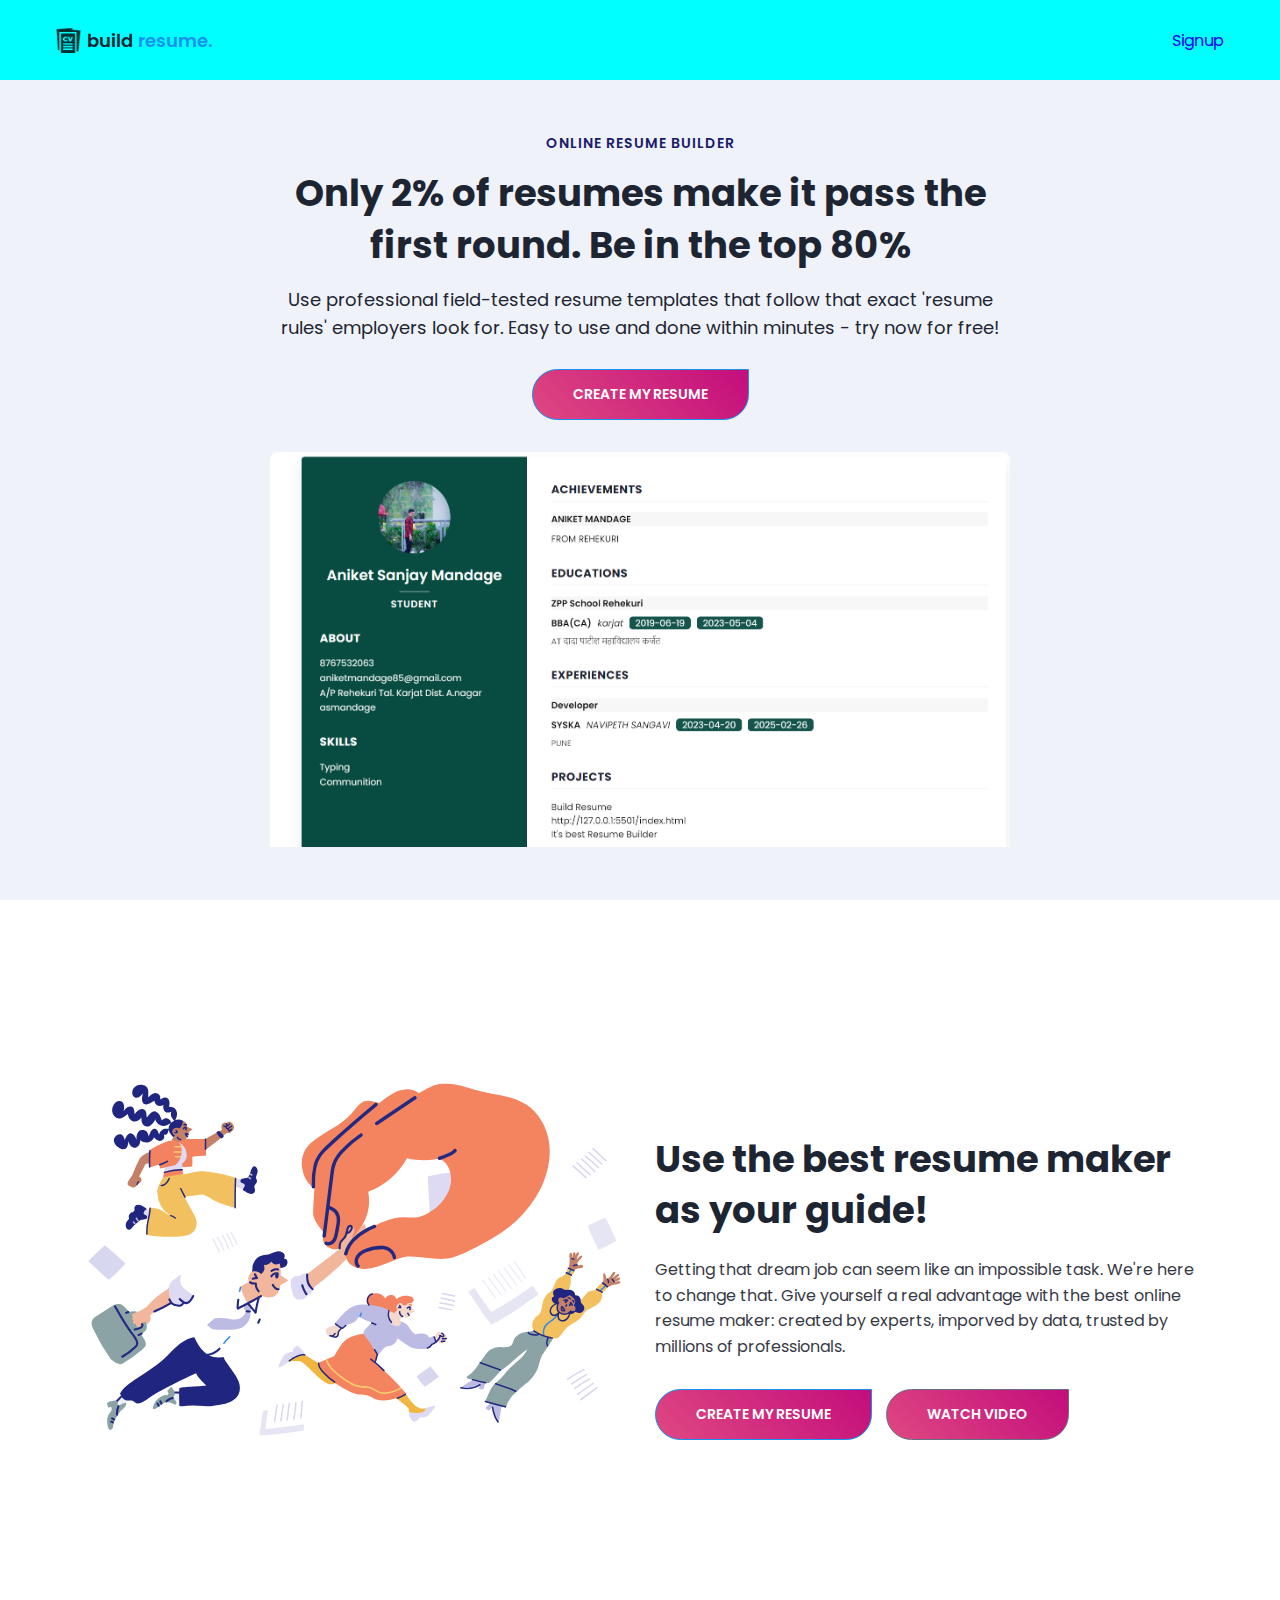
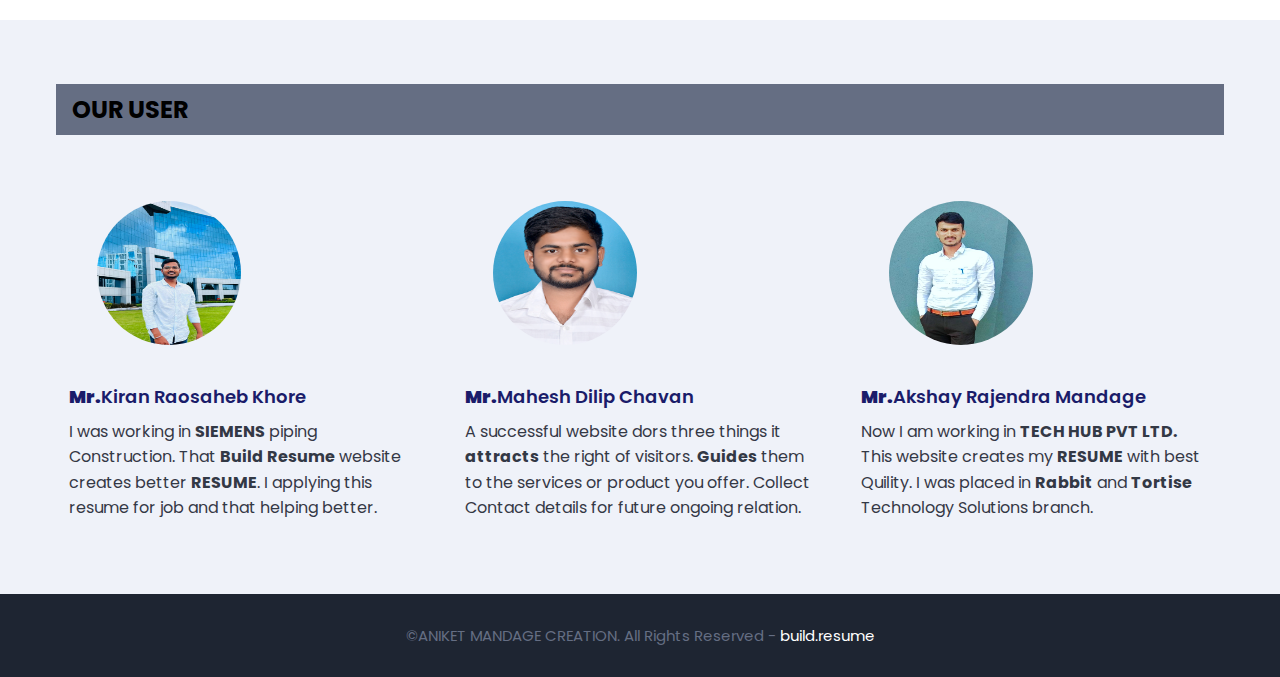
<file: index.html>
<!DOCTYPE html>
<html>
<head>
    <meta charset="utf-8">
    <meta http-equiv="X-UA-Compatible" content="IE=edge">
    <title>Home Page</title>
    <meta name="description" content="">
    <meta name="viewport" content="width=device-width, initial-scale=1">
    <link rel="stylesheet" href="css/main.css">
    <link rel="website icon" type="png" href="images/profile-image.JPG">
</head>

<body>
    <nav class="navbar">
        <div class="container">
            <div class="navbar-content">
                <div class="brand-and-toggler">
                    <a href="index.html" class="navbar-brand">
                        <img src="images/bg1.png" alt="" class="navbar-brand-icon">
                        <span class="navbar-brand-text">build <span>resume.</span>
                    </a>
                   <div class="button">
                    <a href="signup.php">Signup</a>
                   </div>
                </div>
            </div>
        </div>
    </nav>
    <header class="header bg-bright" id="header">
        <div class="container">
            <div class="header-content text-center">
                <h6 class="text-uppercase text-blue-dark fs-14 fw-6 ls-1">online resume builder</h6>
                <h1 class="lg-title">Only 2% of resumes make it pass the first round. Be in the top 80%</h1>
                <p class="text-dark fs-18">Use professional field-tested resume templates that follow that exact 'resume
                    rules' employers look for. Easy to use and done within minutes - try now for free!</p>
                <a href="resume.html" class="btn btn-primary text-uppercase">create my resume</a>
                <img src="images/bg.4.png">
            </div>
        </div>
    </header>
    <div class="section-one">
        <div class="container">
            <div class="section-one-content">
                <div class="section-one-l">
                    <img src="images/bg2.svg">
                </div>
                <div class="section-one-r text-center">
                    <h2 class="lg-title">Use the best resume maker as your guide!</h2>
                    <p class="text">Getting that dream job can seem like an impossible task. We're here to change that.
                        Give yourself a real advantage with the best online resume maker: created by experts, imporved
                        by data, trusted by millions of professionals.</p>
                    <div class="btn-group">
                        <a href="resume.html" class="btn btn-primary text-uppercase">create my resume</a>
                        <a href="" class="btn btn-secondary text-uppercase">Watch Video</a>
                    </div>
                </div>
            </div>
        </div>
    </div>
    <div class="section-two bg-bright">
        <div class="container">
            <div class="section-two-content">
                <div class="cv-form-row-titles">
                    <h2>OUR USER</h2>
                </div>
                <div class="section-items">
                    <div class="section-item">
                        <div class="section-item-icon">
                            <img src="images/kiran.jpg" alt="">
                        </div>
                        <h5 class="section-item-title"><b>Mr.</b>Kiran Raosaheb Khore</h5>
                        <p class="text">I was working in <b>SIEMENS</b> piping Construction.
                            That <b>Build Resume</b> website creates better <b>RESUME</b>.
                            I applying this resume for job and that helping better.</p>
                    </div>

                    <div class="section-item">
                        <div class="section-item-icon">
                            <img src="images/mahesh.jpg" alt="">
                        </div>
                        <h5 class="section-item-title"><b>Mr.</b>Mahesh Dilip Chavan</h5>
                        <p class="text">A successful website dors three things it <b>attracts</b> the right of visitors.
                            <b>Guides</b> them to the services or product you offer.
                            Collect Contact details for future ongoing relation.
                        </p>
                    </div>

                    <div class="section-item">
                        <div class="section-item-icon">
                            <img src="images/akshay.jpg" alt="">
                        </div>
                        <h5 class="section-item-title"><b>Mr.</b>Akshay Rajendra Mandage</h5>
                        <p class="text">Now I am working in <b>TECH HUB PVT LTD.</b>
                            This website creates my <b>RESUME</b> with best Quility.
                            I was placed in <b>Rabbit</b> and <b>Tortise</b> Technology Solutions branch.
                        </p>
                    </div>
                </div>
            </div>
        </div>
    </div>

    <footer class="footer bg-dark">
        <div class="container">
            <div class="footer-content text-center">
                <p class="fs-15">&copy;ANIKET MANDAGE CREATION. All Rights Reserved - <span>build.resume</span></p>
            </div>
        </div>
    </footer>

</body>

</html>
</file>
<file: css/main.css>
@import url('https://fonts.googleapis.com/css2?family=Manrope:wght@200;300;400;500;600;700;800&family=Poppins:ital,wght@0,100;0,200;0,300;0,400;0,500;0,600;0,700;0,800;0,900;1,100;1,200;1,300;1,400;1,500;1,600;1,700;1,800;1,900&display=swap');

:root{
    --clr-blue: #1A91F0;
    --clr-blue-mid: #1170CD;
    --clr-blue-dark: #1A1C6A;
    --clr-white: #fff;
    --clr-bright: #EFF2F9;
    --clr-dark: #1e2532;
    --clr-black: #000;
    --clr-grey: #656e83;
    --clr-green: #084C41;
    --font-poppins: 'Poppins', sans-serif;
    --font-manrope: 'Manrope', sans-serif;;
    --transition: all 300ms ease-in-out;
}

*{
    padding: 0;
    margin: 0;
    box-sizing: border-box;
}

html{
    font-size: 10px;
}

body{
    font-size: 1.6rem;
    font-family: var(--font-poppins);
}

button{
    border: none;
    background-color: transparent;
    outline: 0;
    cursor: pointer;
    font-family: inherit;
}

img{
    width: 100%;
    display: block;
}

a{
    text-decoration: none;
}

/* fonts */
.font-poppins{font-family: var(--font-poppins);}
.font-manrope{font-family: var(--font-manrope);}

/* text colors */
.text-blue{color: var(--clr-blue);}
.text-blue-mid{color: var(--clr-blue-mid);}
.text-blue-dark{color: var(--clr-blue-dark);}
.text-bright{color: var(--clr-bright);}
.text-dark{color: var(--clr-dark);}
.text-grey{color: var(--clr-grey);}
.text-white{color: var(--clr-white);}

/* backgrounds */
.bg-blue{background-color: var(--clr-blue);}
.bg-blue-mid{background-color: var(--clr-blue-mid);}
.bg-blue-dark{background-color: var(--clr-blue-dark);}
.bg-bright{background-color: var(--clr-bright);}
.bg-dark{background-color: var(--clr-dark);}
.bg-grey{background-color: var(--clr-grey);}
.bg-white{background-color: var(--clr-white);}
.bg-black{background-color: var(--clr-black);}
.bg-green{background-color: var(--clr-green);}

.text-center{ text-align: center;}
.text-left{text-align: left;}
.text-right{text-align: right;}
.text-uppercase{text-transform: uppercase;}
.text-lowercase{text-transform: lowercase;}
.text-capitalize{text-transform: capitalize;}
.text{
    color: var(--clr-dark);
    opacity: 0.9;
    margin: 2rem 0;
    line-height: 1.6;
}

.fw-2{font-weight: 200;}
.fw-3{font-weight: 300;}
.fw-4{font-weight: 400;}
.fw-5{font-weight: 500;}
.fw-6{font-weight: 600;}
.fw-7{font-weight: 700;}
.fw-8{font-weight: 800;}

.fs-13{font-size: 13px;}
.fs-14{font-size: 14px;}
.fs-15{font-size: 15px;}
.fs-16{font-size: 16px;}
.fs-17{font-size: 17px;}
.fs-18{font-size: 18px;}
.fs-19{font-size: 19px;}
.fs-20{font-size: 20px;}
.fs-21{font-size: 21px;}
.fs-22{font-size: 22px;}
.fs-23{font-size: 23px;}
.fs-24{font-size: 24px;}
.fs-25{font-size: 25px;}

.ls-1{letter-spacing: 1px;}
.ls-2{letter-spacing: 2px;}

.container{
    max-width: 1200px;
    margin: 0 auto;
    padding: 0 1.6rem;
}

/* bars button */
.bars{
    display: flex;
    flex-direction: column;
    justify-content: space-between;
    height: 16.5px;
    width: 25px;
}
.bars .bar{
    width: 100%;
    height: 2px;
    background-color: var(--clr-blue);
    transition: var(--transition);
}

.bars:hover .bar{
    background-color: var(--clr-dark);
}

/* buttons */
.btn{
    font-size: 14.5px;
    font-weight: 600;
    padding: 1.4rem 1.6rem;
    border-radius: 4px;
    display: inline-block;
}

.btn-primary{
    background-color: var(--clr-blue);
    color: var(--clr-white);
    border: 1px solid var(--clr-blue);
    transition: var(--transition);
}

.btn-primary:hover{
    background-color: transparent;
    color: var(--clr-dark);
    border-color: var(--clr-grey);
}

.btn-secondary{
    background-color: transparent;
    color: var(--clr-dark);
    border: 1px solid var(--clr-grey);
    transition: var(--transition);
}

.btn-secondary:hover{
    background-color: var(--clr-blue);
    color: var(--clr-white);
    border-color: var(--clr-blue);
}

.btn-group button:first-child, .btn-group a:first-child{
    margin-right: 1rem!important;
}

/* navbar part */
.navbar{
    height: 80px;
    display: flex;
    background-color: cyan;
    align-items: center;
    box-shadow: rgba(0, 0, 0, 0.08) 0px 3px 8px;
}

.navbar .container{
    width: 100%;
}

.navbar-brand{
    display: flex;
    align-items: center;
    justify-content: flex-start;
    font-size: 1.8rem;
}
.navbar-brand-text{
    color: var(--clr-dark);
    font-weight: 600;
}
.navbar-brand-text span{
    color: var(--clr-blue);
}
.navbar-brand-icon{
    width: 25px;
    margin-right: 6px;
    opacity: 0.8;
}
.brand-and-toggler{
    display: flex;
    align-items: center;
    justify-content: space-between;
}
.header{
    min-height: calc(100vh - 80px);
    display: flex;
    flex-direction: column;
    align-items: center;
    justify-content: center;
}
.header-content{
    max-width: 740px;
    margin-right: auto;
    margin-left: auto;
}
.header-content img{
    max-width: 760px;
    border-top-right-radius: 8px;
    border-top-left-radius: 8px;
    margin-top: 3.2rem;
}
.lg-title{
    margin: 1.4rem 0;
    font-size: 37px;
    line-height: 1.4;
    color: var(--clr-dark);
}
.header-content p{
    margin-bottom: 2.6rem;
    line-height: 1.6;
}


/* section one */
.section-one{
    padding: 64px 0;
    min-height: 80vh;
    display: flex;
    align-items: center;
}
.section-one-l img{
    max-width: 545px;
    margin-right: auto;
    margin-left: auto;
}
.section-one-r{
    margin-top: 4rem;
}

.section-one .btn-group{
    margin-top: 2rem;
}
.section-one-r{
    max-width: 545px;
    margin-right: auto;
    margin-left: auto;
}
.section-one-r .btn-group{
    margin-top: 3rem;
}

.cv-form-row-titles{
    background-color: var(--clr-grey);
    padding: 0.8rem 1.6rem;
    margin-bottom: 2rem;
}

/* section two */
.section-two{
    padding: 64px 0;
}
.section-two .section-items{
    display: grid;
    gap: 2rem;
}

.section-two .section-item{
    max-width: 350px;
    text-align: center;
    margin-right: auto;
    margin-left: auto;
}
.section-two .section-item-icon{
    margin: 1rem 0;
}
.section-two .section-item-icon img{
    width: 20rem;   
    height: 20rem;
    padding: 2.8rem;
    border-radius: 50%;
    margin: 1.75rem auto 0;
}
.section-two .section-item-title{
    color: var(--clr-blue-dark);
    font-size: 1.8rem;
    font-weight: 600;
}
.section-two .text{
    margin: 0.9rem 0;
}

/* footer */
.footer{
    padding: 3rem 0;
}
.footer-content p{
    color: var(--clr-grey);
}
.footer-content p span{
    color: var(--clr-white);
}

/* media queries */
@media screen and (min-width: 768px){
    .section-two .section-items{
        grid-template-columns: repeat(2, 1fr);
    }
}

@media screen and (min-width: 992px){
    .section-one-content{
        display: grid;
        grid-template-columns: repeat(2, 1fr);
        column-gap: 3rem;
    }
    .section-one-r{
        text-align: left;
    }
    .section-two .section-items{
        grid-template-columns: repeat(3, 1fr);
    }
    .section-two .section-item{
        text-align: left;
    }
    .section-two .section-item-icon img{
        margin-left: 0;
    }
}



/* resume page */
#about-sc{
    padding: 64px 0;
}

.cv-form-row-title{
    background-color: var(--clr-dark);
    padding: 0.8rem 1.6rem;
    margin-bottom: 2rem;
}

.cv-form-row-title h3{
    color: var(--clr-white);
    font-weight: 500;
    text-transform: uppercase;
    letter-spacing: 1.5px;
    font-size: 1.7rem;
}
.cv-form-blk{
    margin: 3rem 0;
}
.cv-form-row{
    padding: 3rem 2rem 0 2rem;
    border: 1px solid rgba(0, 0, 0, 0.08);
    margin-bottom: 1rem;
    position: relative;
}
textarea{
    resize: none;
}
.form-elem{
    margin-bottom: 3rem;
    position: relative;
}
.form-label{
    display: block;
    font-weight: 600;
    font-size: 14px;
    color: var(--clr-dark);
    margin-bottom: 0.5rem;
}
.form-control{
    border-radius: none;
    border: 1px solid rgba(0, 0, 0, 0.1);
    font-size: 14px;
    padding: 0.8rem 1.6rem;
    font-family: inherit;
    width: 100%;
    outline: 0;
    transition: var(--transition);
}

.form-control:focus{
    border-color: rgba(0, 0, 0, 0.3);
}
.form-text{
    color: #ca0b00;
    font-size: 12px;
    position: absolute;
    letter-spacing: 0.5px;
    top: calc(100% + 2px);
    left: 0;
    width: 100%;
}
.cols-3, .cols-2{
    display: grid;
}
.repeater-add-btn{
    width: 25px;
    height: 25px;
    background-color: var(--clr-blue-mid);
    font-size: 1.6rem;
    color: var(--clr-white);
    margin: 1rem 0;
}
.repeater-remove-btn{
    position: absolute;
    top: 10px;
    right: 10px;
    z-index: 999;
    width: 25px;
    height: 25px;
    border-radius: 50%;
    background-color: #ca0b00;
    color: var(--clr-white);
    font-size: 1.6rem;
}

/* animated button */

.btn:hover{
    border-top-right-radius: 30px;
}
.anim{
    opacity: 10px;
    transform: translate(30px);
    animation: Moveup 0.5s linear forwords;
}
@keyframes moveup{
    100%{
        opacity: 1;
        transform: translateY(0px);
    }
}
.btn anim{
    text-decoration: none;
    color: #333;
    margin-right: 15px;
    font-weight: 400;
}

.btn{
    display: inline-block;
    text-decoration: none;
    padding: 14px 40px;
    color: #fff;
    background-image: linear-gradient(45deg,#df4881,#c30d7c);
    font-size: 14px;
    border-radius: 30px;
    border-top-right-radius: 0;
}

/* preview section */
.preview-cnt{
    border-radius: 5px;
    display: grid;
    grid-template-columns: 32% auto;
    box-shadow: rgba(149, 157, 165, 0.2) 0px 8px 24px;
    overflow: hidden;
}

.preview-cnt-l{
    padding: 3rem 3rem 2rem 3rem;
}
.preview-cnt-r{
    padding: 3rem 3rem 3rem 4rem;
}
.preview-cnt-l .preview-blk:nth-child(1){
    text-align: center;
}
.preview-image{
    width: 120px;
    height: 120px;
    border-radius: 50%;
    overflow: hidden;
    margin-right: auto;
    margin-left: auto;
}
.preview-image img{
    width: 100%;
    height: 100%;
    object-fit: cover;
}
.preview-item-name{
    font-size: 2.4rem;
    font-weight: 600;
    margin: 1.8rem 0;
    position: relative;
}
.preview-item-name::after{
    position: absolute;
    content: "";
    bottom: -10px;
    width: 50px;
    height: 1.5px;
    background-color: rgba(255, 255, 255, 0.5);
    left: 50%;
    transform: translateX(-50%);
}
.preview-blk{
    padding: 1rem 0;
    margin-bottom: 1rem;
}
.preview-blk-title h3{
    text-transform: uppercase;
    letter-spacing: 0.5px;
    border-bottom: 0.5px solid rgba(0, 0, 0, 0.08);
    padding-bottom: 0.5rem;
}
.preview-blk-title{
    margin-bottom: 1rem;
}
.preview-blk-list .preview-item{
    font-size: 1.5rem;
    margin-bottom: 0.2rem;
    opacity: 0.95;
}
.preview-cnt-r .preview-blk-title{
    color: var(--clr-dark);
}
.preview-cnt-r .preview-blk-list .preview-item{
    margin-top: 1.8rem;
}

.achievements-items.preview-blk-list .preview-item span:first-child,
.educations-items.preview-blk-list .preview-item span:first-child,
.experiences-items.preview-blk-list .preview-item span:first-child{
    display: block;
    font-weight: 600;
    margin-bottom: 1rem;
    background-color: rgba(0, 0, 0, 0.03);
}

.educations-items.preview-blk-list .preview-item span:nth-child(2),
.experiences-items.preview-blk-list .preview-item span:nth-child(2){
    font-weight: 600;
    margin-right: 1rem;
}

.educations-items.preview-blk-list .preview-item span:nth-child(3),
.experiences-items.preview-blk-list .preview-item span:nth-child(3){
    font-style: italic;
    margin-right: 1rem;
}

.educations-items.preview-blk-list .preview-item span:nth-child(4),
.educations-items.preview-blk-list .preview-item span:nth-child(5),
.experiences-items.preview-blk-list .preview-item span:nth-child(4),
.experiences-items.preview-blk-list .preview-item span:nth-child(5){
    margin-right: 1rem;
    background-color: var(--clr-green);
    color: var(--clr-white);
    padding: 0 1rem;
    border-radius: 0.6rem;
}

.educations-items.preview-blk-list .preview-item span:nth-child(6),
.experiences-items.preview-blk-list .preview-item span:nth-child(6){
    font-size: 13.5px;
    display: block;
    opacity: 0.8;
    margin-top: 1rem;
}
.projects-items.preview-blk-list .preview-item span{
    display: block;
}

@media screen and (min-width: 768px){
    .cols-3{
        grid-template-columns: repeat(3, 1fr);
        column-gap: 2rem;
    }
    .cols-2{
        grid-template-columns: repeat(2, 1fr);
        column-gap: 2rem;
    }
}

@media screen and (min-width: 992px){
    .cv-form-row{
        padding: 3rem 3rem 0rem 3rem;
    }
    .cols-3{
        grid-template-columns: repeat(3, 1fr);
    }
}

.print-btn-sc{
    margin: 2rem 0 6rem 0;
}

/* print section */
@media print{
    body *{
        visibility: hidden;
    }

    .non_print_area{
        display: none;
    }

    .print_area, .print_area *{
        visibility: visible;
    }

    .print_area{
        width: 100%;
        position: absolute;
        left: 0;
        top: 0;
        overflow: hidden;
    }
}
</file>
